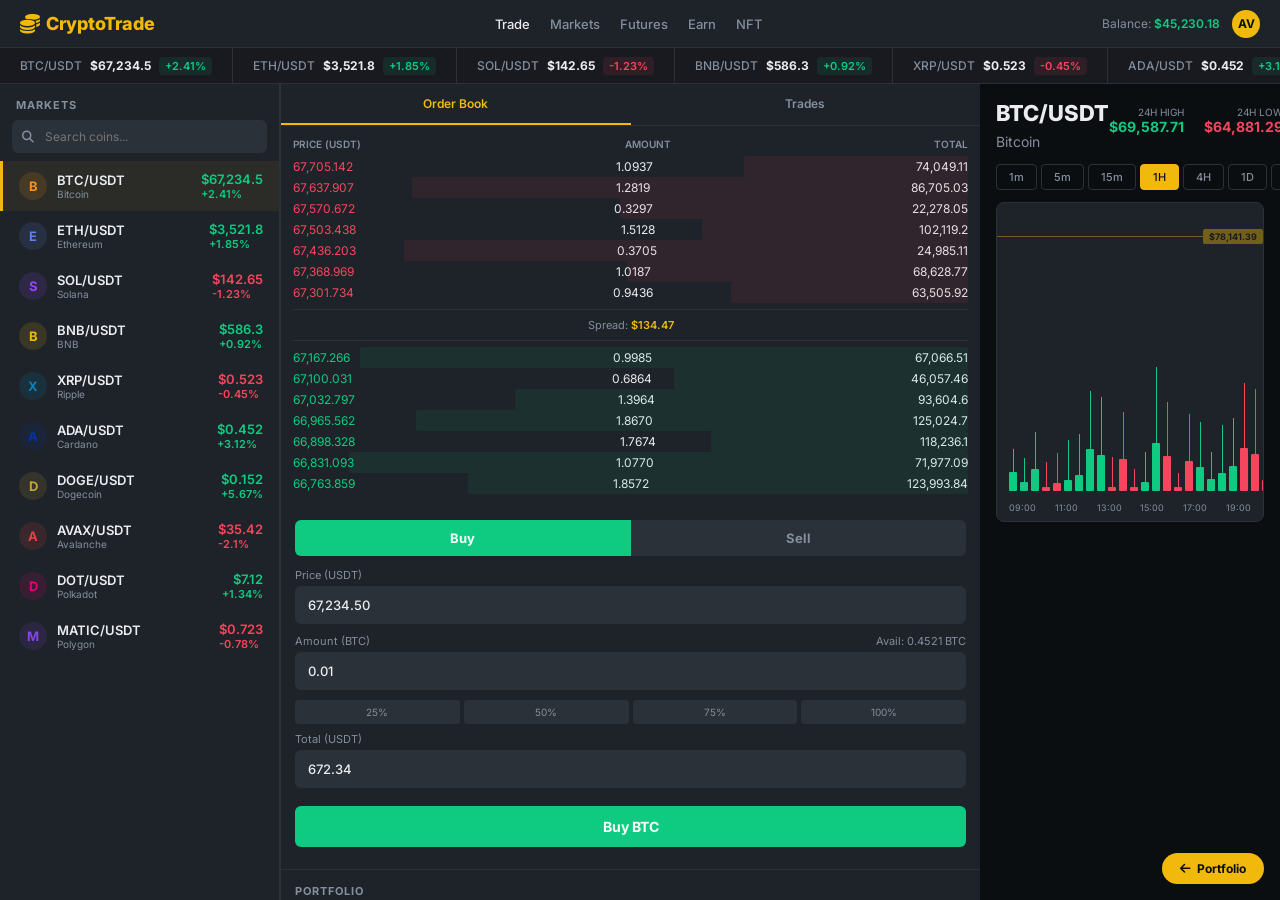
<file: projects/trading.html>
<!DOCTYPE html>
<html lang="en">
<head>
<meta charset="UTF-8">
<meta name="viewport" content="width=device-width, initial-scale=1.0">
<title>CryptoTrade | Ashish Varghese</title>
<link href="https://fonts.googleapis.com/css2?family=Inter:wght@300;400;500;600;700;800&display=swap" rel="stylesheet">
<link rel="stylesheet" href="https://cdnjs.cloudflare.com/ajax/libs/font-awesome/6.5.1/css/all.min.css">
<style>
*{margin:0;padding:0;box-sizing:border-box;font-family:'Inter',sans-serif}
:root{--bg:#0b0e11;--card:#1e2329;--border:#2b3139;--green:#0ecb81;--red:#f6465d;--yellow:#f0b90b;--text:#eaecef;--text2:#848e9c;--accent:#f0b90b}
body{background:var(--bg);color:var(--text);overflow-x:hidden}
.back-link{position:fixed;bottom:16px;right:16px;z-index:999;padding:8px 18px;background:var(--yellow);color:#0b0e11;border-radius:20px;font-size:12px;font-weight:700;text-decoration:none;display:flex;align-items:center;gap:6px;transition:.3s}.back-link:hover{transform:scale(1.05)}
/* Top Bar */
.topbar{display:flex;align-items:center;justify-content:space-between;padding:0 20px;height:48px;background:var(--card);border-bottom:1px solid var(--border)}
.topbar-logo{font-size:18px;font-weight:800;color:var(--yellow);display:flex;align-items:center;gap:6px}
.topbar-logo i{font-size:20px}
.topbar-nav{display:flex;gap:20px}
.topbar-nav a{color:var(--text2);text-decoration:none;font-size:13px;font-weight:500;transition:.2s}.topbar-nav a:hover,.topbar-nav a.active{color:var(--text)}
.topbar-right{display:flex;align-items:center;gap:12px}
.topbar-right .bal{font-size:12px;color:var(--text2)}.topbar-right .bal span{color:var(--green);font-weight:600}
.user-avatar{width:28px;height:28px;border-radius:50%;background:var(--yellow);display:flex;align-items:center;justify-content:center;font-size:12px;font-weight:700;color:#0b0e11}
/* Ticker */
.ticker{display:flex;gap:0;overflow:hidden;background:#181a20;border-bottom:1px solid var(--border);height:36px}
.tick{flex:0 0 auto;display:flex;align-items:center;gap:8px;padding:0 20px;font-size:12px;font-weight:500;border-right:1px solid var(--border);white-space:nowrap}
.tick-name{color:var(--text2)}.tick-price{font-weight:700}
.tick-chg{font-size:11px;font-weight:600;padding:2px 6px;border-radius:4px}
.tick-chg.up{color:var(--green);background:rgba(14,203,129,.1)}.tick-chg.dn{color:var(--red);background:rgba(246,70,93,.1)}
/* Layout */
.main{display:grid;grid-template-columns:280px 1fr 300px;grid-template-rows:auto 1fr;height:calc(100vh - 84px);gap:0}
/* Sidebar */
.sidebar{background:var(--card);border-right:1px solid var(--border);overflow-y:auto;grid-row:1/3}
.sidebar-title{padding:14px 16px 8px;font-size:11px;font-weight:700;color:var(--text2);text-transform:uppercase;letter-spacing:1px}
.search-box{margin:0 12px 8px;position:relative}
.search-box input{width:100%;padding:8px 12px 8px 32px;background:#2b3139;border:1px solid var(--border);border-radius:6px;color:var(--text);font-size:12px;outline:none;font-family:'Inter',sans-serif}.search-box input:focus{border-color:var(--yellow)}
.search-box i{position:absolute;left:10px;top:50%;transform:translateY(-50%);color:var(--text2);font-size:12px}
.coin-list{list-style:none}
.coin-item{display:flex;align-items:center;justify-content:space-between;padding:10px 16px;cursor:pointer;transition:.15s;border-left:3px solid transparent}
.coin-item:hover{background:rgba(240,185,11,.04)}.coin-item.active{background:rgba(240,185,11,.06);border-left-color:var(--yellow)}
.coin-info{display:flex;align-items:center;gap:10px}
.coin-icon{width:28px;height:28px;border-radius:50%;display:flex;align-items:center;justify-content:center;font-size:13px;font-weight:700}
.coin-sym{font-size:13px;font-weight:600}.coin-full{font-size:10px;color:var(--text2)}
.coin-price{text-align:right;font-size:13px;font-weight:600}
.coin-chg{font-size:11px;font-weight:600}
/* Chart Area */
.chart-area{background:var(--bg);padding:16px;overflow:hidden}
.chart-header{display:flex;justify-content:space-between;align-items:center;margin-bottom:12px}
.chart-pair{font-size:22px;font-weight:800}.chart-pair span{color:var(--text2);font-size:14px;font-weight:400}
.chart-stats{display:flex;gap:20px}
.chart-stat{text-align:right}.chart-stat-label{font-size:10px;color:var(--text2);text-transform:uppercase}.chart-stat-val{font-size:14px;font-weight:700}
.chart-tabs{display:flex;gap:4px;margin-bottom:12px}
.chart-tab{padding:5px 12px;background:none;border:1px solid var(--border);border-radius:4px;color:var(--text2);font-size:11px;font-weight:500;cursor:pointer;transition:.2s;font-family:'Inter',sans-serif}
.chart-tab:hover{border-color:var(--text2)}.chart-tab.active{background:var(--yellow);color:#0b0e11;border-color:var(--yellow)}
.chart-canvas{width:100%;height:320px;background:var(--card);border-radius:8px;position:relative;overflow:hidden;border:1px solid var(--border)}
.candle-container{display:flex;align-items:flex-end;gap:3px;height:100%;padding:20px 12px 30px}
.candle{display:flex;flex-direction:column;align-items:center;flex:1}
.candle-wick{width:1px;background:var(--text2)}
.candle-body{width:8px;border-radius:1px;min-height:4px;transition:height .6s}
.candle.green .candle-body{background:var(--green)}.candle.red .candle-body{background:var(--red)}
.candle.green .candle-wick{background:var(--green)}.candle.red .candle-wick{background:var(--red)}
.chart-xaxis{position:absolute;bottom:8px;left:12px;right:12px;display:flex;justify-content:space-between;font-size:9px;color:var(--text2)}
.chart-price-line{position:absolute;right:0;height:1px;background:var(--yellow);opacity:.4;display:flex;align-items:center;justify-content:flex-end}
.chart-price-tag{background:var(--yellow);color:#0b0e11;font-size:9px;font-weight:700;padding:2px 6px;border-radius:2px;white-space:nowrap}
/* Right Panel */
.right-panel{background:var(--card);border-left:1px solid var(--border);overflow-y:auto;grid-row:1/3}
.panel-tabs{display:flex;border-bottom:1px solid var(--border)}
.panel-tab{flex:1;padding:12px;text-align:center;font-size:12px;font-weight:600;color:var(--text2);cursor:pointer;transition:.2s;border-bottom:2px solid transparent}
.panel-tab:hover{color:var(--text)}.panel-tab.active{color:var(--yellow);border-bottom-color:var(--yellow)}
.order-book{padding:12px}
.ob-header{display:flex;justify-content:space-between;font-size:10px;color:var(--text2);text-transform:uppercase;margin-bottom:6px;font-weight:600}
.ob-row{display:flex;justify-content:space-between;font-size:12px;padding:3px 0;position:relative;font-family:'Inter',sans-serif}
.ob-row .bar{position:absolute;right:0;top:0;bottom:0;opacity:.08;border-radius:2px}
.ob-row.ask .bar{background:var(--red)}.ob-row.bid .bar{background:var(--green)}
.ob-spread{text-align:center;padding:8px;font-size:11px;color:var(--text2);border-top:1px solid var(--border);border-bottom:1px solid var(--border);margin:6px 0}
.ob-spread span{color:var(--yellow);font-weight:600}
/* Trade Form */
.trade-form{padding:14px}
.trade-type{display:flex;gap:0;margin-bottom:12px}
.trade-type-btn{flex:1;padding:10px;text-align:center;font-size:13px;font-weight:700;border:none;cursor:pointer;transition:.2s;font-family:'Inter',sans-serif}
.trade-type-btn.buy{background:var(--green);color:#fff;border-radius:6px 0 0 6px}
.trade-type-btn.sell{background:#2b3139;color:var(--text2);border-radius:0 6px 6px 0}
.trade-type-btn.buy.active{background:var(--green)}.trade-type-btn.sell.active{background:var(--red);color:#fff}
.form-group{margin-bottom:10px}
.form-label{display:flex;justify-content:space-between;font-size:11px;color:var(--text2);margin-bottom:4px}
.form-input{width:100%;padding:10px 12px;background:#2b3139;border:1px solid var(--border);border-radius:6px;color:var(--text);font-size:13px;font-weight:500;outline:none;font-family:'Inter',sans-serif}.form-input:focus{border-color:var(--yellow)}
.slider-row{display:flex;gap:4px;margin:8px 0}
.slider-pct{flex:1;padding:5px;text-align:center;background:#2b3139;border-radius:4px;font-size:10px;color:var(--text2);cursor:pointer;transition:.15s;border:1px solid transparent;font-family:'Inter',sans-serif}.slider-pct:hover,.slider-pct.active{border-color:var(--yellow);color:var(--yellow)}
.trade-btn{width:100%;padding:12px;border:none;border-radius:6px;font-size:14px;font-weight:700;cursor:pointer;margin-top:8px;transition:.2s;font-family:'Inter',sans-serif}.trade-btn.buy-btn{background:var(--green);color:#fff}.trade-btn.buy-btn:hover{filter:brightness(1.1)}
/* Portfolio */
.portfolio{padding:14px;border-top:1px solid var(--border)}
.port-title{font-size:11px;font-weight:700;color:var(--text2);text-transform:uppercase;letter-spacing:1px;margin-bottom:10px}
.port-total{font-size:24px;font-weight:800;margin-bottom:4px}.port-total span{font-size:12px;color:var(--green);font-weight:600}
.port-item{display:flex;justify-content:space-between;align-items:center;padding:8px 0;border-bottom:1px solid rgba(255,255,255,.03)}
.port-coin{display:flex;align-items:center;gap:8px;font-size:12px;font-weight:600}
.port-val{text-align:right;font-size:12px}.port-val div:last-child{font-size:10px;margin-top:2px}
/* Responsive */
@media(max-width:1024px){.main{grid-template-columns:1fr;grid-template-rows:auto}.sidebar,.right-panel{display:none}.chart-area{height:auto}}
@media(max-width:768px){.topbar-nav{display:none}.chart-pair{font-size:18px}.chart-stats{gap:10px}.chart-stat-val{font-size:12px}}
</style>
</head>
<body>
<a href="../index.html" class="back-link"><i class="fa-solid fa-arrow-left"></i> Portfolio</a>

<div class="topbar">
  <div class="topbar-logo"><i class="fa-solid fa-coins"></i> CryptoTrade</div>
  <div class="topbar-nav"><a href="#" class="active">Trade</a><a href="#">Markets</a><a href="#">Futures</a><a href="#">Earn</a><a href="#">NFT</a></div>
  <div class="topbar-right"><div class="bal">Balance: <span>$45,230.18</span></div><div class="user-avatar">AV</div></div>
</div>

<div class="ticker" id="ticker"></div>

<div class="main">
  <div class="sidebar">
    <div class="sidebar-title">Markets</div>
    <div class="search-box"><i class="fa-solid fa-search"></i><input type="text" placeholder="Search coins..." id="coinSearch" oninput="filterCoins()"></div>
    <ul class="coin-list" id="coinList"></ul>
  </div>
  <div class="chart-area">
    <div class="chart-header">
      <div><div class="chart-pair" id="chartPair">BTC/USDT <span>Bitcoin</span></div></div>
      <div class="chart-stats" id="chartStats"></div>
    </div>
    <div class="chart-tabs">
      <button class="chart-tab" onclick="setInterval2(this,'1m')">1m</button>
      <button class="chart-tab" onclick="setInterval2(this,'5m')">5m</button>
      <button class="chart-tab" onclick="setInterval2(this,'15m')">15m</button>
      <button class="chart-tab active" onclick="setInterval2(this,'1h')">1H</button>
      <button class="chart-tab" onclick="setInterval2(this,'4h')">4H</button>
      <button class="chart-tab" onclick="setInterval2(this,'1d')">1D</button>
      <button class="chart-tab" onclick="setInterval2(this,'1w')">1W</button>
    </div>
    <div class="chart-canvas" id="chartCanvas"></div>
  </div>
  <div class="right-panel">
    <div class="panel-tabs"><div class="panel-tab active" onclick="showPanel('orderbook',this)">Order Book</div><div class="panel-tab" onclick="showPanel('trades',this)">Trades</div></div>
    <div id="orderbookPanel"><div class="order-book" id="orderBook"></div></div>
    <div class="trade-form">
      <div class="trade-type"><button class="trade-type-btn buy active" onclick="setTradeType('buy',this)">Buy</button><button class="trade-type-btn sell" onclick="setTradeType('sell',this)">Sell</button></div>
      <div class="form-group"><div class="form-label"><span>Price (USDT)</span></div><input class="form-input" id="tradePrice" value="67,234.50"></div>
      <div class="form-group"><div class="form-label"><span>Amount (BTC)</span><span id="availBal">Avail: 0.4521 BTC</span></div><input class="form-input" id="tradeAmt" value="0.01" oninput="calcTotal()"></div>
      <div class="slider-row"><button class="slider-pct" onclick="setPct(25,this)">25%</button><button class="slider-pct" onclick="setPct(50,this)">50%</button><button class="slider-pct" onclick="setPct(75,this)">75%</button><button class="slider-pct" onclick="setPct(100,this)">100%</button></div>
      <div class="form-group"><div class="form-label"><span>Total (USDT)</span></div><input class="form-input" id="tradeTotal" value="672.34" readonly></div>
      <button class="trade-btn buy-btn" id="tradeBtn" onclick="executeTrade()">Buy BTC</button>
      <div id="tradeNotif" style="margin-top:8px;text-align:center;font-size:12px;font-weight:600;opacity:0;transition:.3s"></div>
    </div>
    <div class="portfolio">
      <div class="port-title">Portfolio</div>
      <div class="port-total" id="portTotal">$45,230.18 <span>+3.24%</span></div>
      <div id="portList"></div>
    </div>
  </div>
</div>

<script>
const coins=[
  {sym:'BTC',name:'Bitcoin',price:67234.50,chg:2.41,color:'#f7931a',holdings:0.4521},
  {sym:'ETH',name:'Ethereum',price:3521.80,chg:1.85,color:'#627eea',holdings:3.21},
  {sym:'SOL',name:'Solana',price:142.65,chg:-1.23,color:'#9945ff',holdings:45.5},
  {sym:'BNB',name:'BNB',price:586.30,chg:0.92,color:'#f0b90b',holdings:8.2},
  {sym:'XRP',name:'Ripple',price:0.5234,chg:-0.45,color:'#0085c0',holdings:5000},
  {sym:'ADA',name:'Cardano',price:0.4521,chg:3.12,color:'#0033ad',holdings:2500},
  {sym:'DOGE',name:'Dogecoin',price:0.1523,chg:5.67,color:'#c3a634',holdings:10000},
  {sym:'AVAX',name:'Avalanche',price:35.42,chg:-2.10,color:'#e84142',holdings:25},
  {sym:'DOT',name:'Polkadot',price:7.12,chg:1.34,color:'#e6007a',holdings:200},
  {sym:'MATIC',name:'Polygon',price:0.7234,chg:-0.78,color:'#8247e5',holdings:3000}
];
let activeCoin=coins[0];

// Ticker
document.getElementById('ticker').innerHTML=coins.slice(0,8).map(c=>`<div class="tick"><span class="tick-name">${c.sym}/USDT</span><span class="tick-price">$${c.price.toLocaleString()}</span><span class="tick-chg ${c.chg>=0?'up':'dn'}">${c.chg>=0?'+':''}${c.chg}%</span></div>`).join('');

// Coin list
function renderCoins(filter=''){
  const f=filter.toLowerCase();
  document.getElementById('coinList').innerHTML=coins.filter(c=>c.sym.toLowerCase().includes(f)||c.name.toLowerCase().includes(f)).map(c=>`<li class="coin-item${c.sym===activeCoin.sym?' active':''}" onclick="selectCoin('${c.sym}')"><div class="coin-info"><div class="coin-icon" style="background:${c.color}22;color:${c.color}">${c.sym[0]}</div><div><div class="coin-sym">${c.sym}/USDT</div><div class="coin-full">${c.name}</div></div></div><div><div class="coin-price" style="color:${c.chg>=0?'var(--green)':'var(--red)'}">$${c.price.toLocaleString()}</div><div class="coin-chg" style="color:${c.chg>=0?'var(--green)':'var(--red'}">${c.chg>=0?'+':''}${c.chg}%</div></div></li>`).join('');
}
function filterCoins(){renderCoins(document.getElementById('coinSearch').value)}
renderCoins();

function selectCoin(sym){
  activeCoin=coins.find(c=>c.sym===sym);
  renderCoins();renderChart();renderOrderBook();renderStats();
  document.getElementById('chartPair').innerHTML=`${sym}/USDT <span>${activeCoin.name}</span>`;
  document.getElementById('tradePrice').value=activeCoin.price.toLocaleString();
  document.getElementById('tradeBtn').textContent='Buy '+sym;
  document.getElementById('availBal').textContent=`Avail: ${activeCoin.holdings} ${sym}`;
  calcTotal();
}

// Chart
function genCandles(n){const candles=[];let p=activeCoin.price;for(let i=0;i<n;i++){const dir=Math.random()>.45?1:-1;const move=p*(Math.random()*.03);const o=p;p=p+dir*move;const h=Math.max(o,p)+p*Math.random()*.01;const l=Math.min(o,p)-p*Math.random()*.01;candles.push({o,c:p,h,l,green:p>=o})}return candles}
function renderChart(){
  const candles=genCandles(40);const prices=candles.flatMap(c=>[c.h,c.l]);const max=Math.max(...prices),min=Math.min(...prices),range=max-min||1;
  const lastPrice=candles[candles.length-1].c;const priceY=((max-lastPrice)/range)*260+20;
  let html=`<div class="candle-container">`;
  candles.forEach(c=>{const bH=Math.max(4,((Math.abs(c.c-c.o))/range)*260);const wH=((c.h-c.l)/range)*260;html+=`<div class="candle ${c.green?'green':'red'}"><div class="candle-wick" style="height:${wH}px"></div><div class="candle-body" style="height:${bH}px"></div></div>`});
  html+=`</div><div class="chart-xaxis"><span>09:00</span><span>11:00</span><span>13:00</span><span>15:00</span><span>17:00</span><span>19:00</span></div>`;
  html+=`<div class="chart-price-line" style="top:${priceY}px;width:100%"><div class="chart-price-tag">$${lastPrice.toLocaleString(undefined,{minimumFractionDigits:2,maximumFractionDigits:2})}</div></div>`;
  document.getElementById('chartCanvas').innerHTML=html;
}
renderChart();
function setInterval2(btn,t){document.querySelectorAll('.chart-tab').forEach(b=>b.classList.remove('active'));btn.classList.add('active');renderChart()}

// Stats
function renderStats(){const c=activeCoin;document.getElementById('chartStats').innerHTML=`<div class="chart-stat"><div class="chart-stat-label">24h High</div><div class="chart-stat-val" style="color:var(--green)">$${(c.price*1.035).toLocaleString(undefined,{maximumFractionDigits:2})}</div></div><div class="chart-stat"><div class="chart-stat-label">24h Low</div><div class="chart-stat-val" style="color:var(--red)">$${(c.price*0.965).toLocaleString(undefined,{maximumFractionDigits:2})}</div></div><div class="chart-stat"><div class="chart-stat-label">24h Vol</div><div class="chart-stat-val">${(Math.random()*50+10).toFixed(1)}B</div></div>`}
renderStats();

// Order Book
function renderOrderBook(){
  const p=activeCoin.price;let html=`<div class="ob-header"><span>Price (USDT)</span><span>Amount</span><span>Total</span></div>`;
  for(let i=7;i>=1;i--){const pr=p*(1+i*.001);const amt=(Math.random()*2+.1).toFixed(4);html+=`<div class="ob-row ask"><div class="bar" style="width:${Math.random()*80+20}%"></div><span style="color:var(--red)">${pr.toLocaleString(undefined,{minimumFractionDigits:2})}</span><span>${amt}</span><span>${(pr*amt).toLocaleString(undefined,{maximumFractionDigits:2})}</span></div>`}
  html+=`<div class="ob-spread">Spread: <span>$${(p*.002).toFixed(2)}</span></div>`;
  for(let i=1;i<=7;i++){const pr=p*(1-i*.001);const amt=(Math.random()*2+.1).toFixed(4);html+=`<div class="ob-row bid"><div class="bar" style="width:${Math.random()*80+20}%"></div><span style="color:var(--green)">${pr.toLocaleString(undefined,{minimumFractionDigits:2})}</span><span>${amt}</span><span>${(pr*amt).toLocaleString(undefined,{maximumFractionDigits:2})}</span></div>`}
  document.getElementById('orderBook').innerHTML=html;
}
renderOrderBook();

// Trade
function calcTotal(){const p=parseFloat(document.getElementById('tradePrice').value.replace(/,/g,''))||0;const a=parseFloat(document.getElementById('tradeAmt').value)||0;document.getElementById('tradeTotal').value=(p*a).toLocaleString(undefined,{minimumFractionDigits:2,maximumFractionDigits:2})}
function setPct(pct,btn){document.querySelectorAll('.slider-pct').forEach(b=>b.classList.remove('active'));btn.classList.add('active');document.getElementById('tradeAmt').value=(activeCoin.holdings*pct/100).toFixed(4);calcTotal()}
function setTradeType(type,btn){document.querySelectorAll('.trade-type-btn').forEach(b=>{b.classList.remove('active')});btn.classList.add('active');const tb=document.getElementById('tradeBtn');if(type==='buy'){tb.className='trade-btn buy-btn';tb.textContent='Buy '+activeCoin.sym}else{tb.className='trade-btn';tb.style.background='var(--red)';tb.style.color='#fff';tb.textContent='Sell '+activeCoin.sym}}
function executeTrade(){const n=document.getElementById('tradeNotif');n.textContent='✓ Order placed successfully!';n.style.color='var(--green)';n.style.opacity='1';setTimeout(()=>n.style.opacity='0',2500)}
function showPanel(p,btn){document.querySelectorAll('.panel-tab').forEach(t=>t.classList.remove('active'));btn.classList.add('active')}

// Portfolio
document.getElementById('portList').innerHTML=coins.slice(0,5).map(c=>`<div class="port-item"><div class="port-coin"><div class="coin-icon" style="background:${c.color}22;color:${c.color};width:24px;height:24px;font-size:10px;border-radius:50%;display:flex;align-items:center;justify-content:center">${c.sym[0]}</div>${c.sym}</div><div class="port-val"><div>$${(c.holdings*c.price).toLocaleString(undefined,{maximumFractionDigits:2})}</div><div style="color:${c.chg>=0?'var(--green)':'var(--red'}">${c.chg>=0?'+':''}${c.chg}%</div></div></div>`).join('');

// Live price updates
setInterval(()=>{coins.forEach(c=>{c.price*=(1+(Math.random()-.48)*.002);c.chg+=(Math.random()-.5)*.1});if(document.querySelector('.coin-item.active')){const sym=activeCoin.sym;activeCoin=coins.find(c=>c.sym===sym)}renderCoins(document.getElementById('coinSearch').value);document.getElementById('ticker').innerHTML=coins.slice(0,8).map(c=>`<div class="tick"><span class="tick-name">${c.sym}/USDT</span><span class="tick-price">$${c.price.toLocaleString(undefined,{maximumFractionDigits:2})}</span><span class="tick-chg ${c.chg>=0?'up':'dn'}">${c.chg>=0?'+':''}${c.chg.toFixed(2)}%</span></div>`).join('')},3000);
</script>
</body>
</html>
</file>
